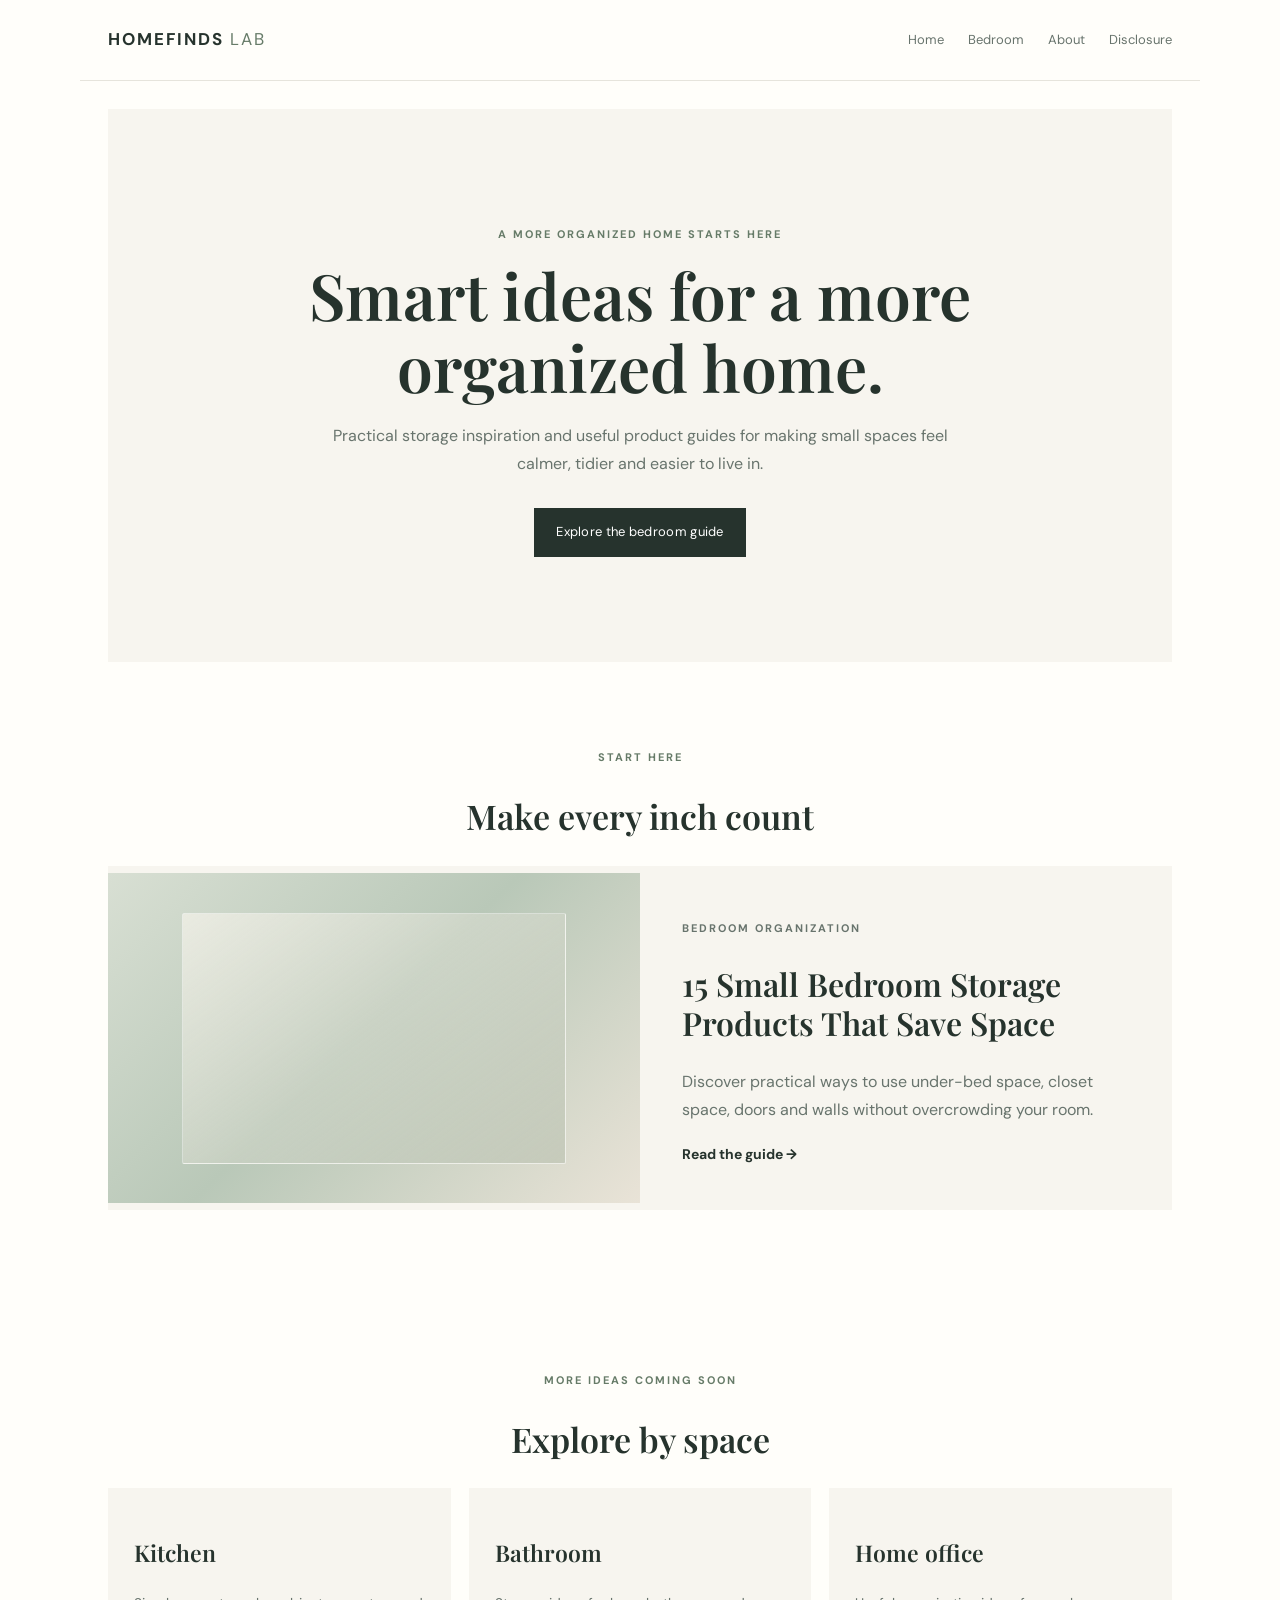
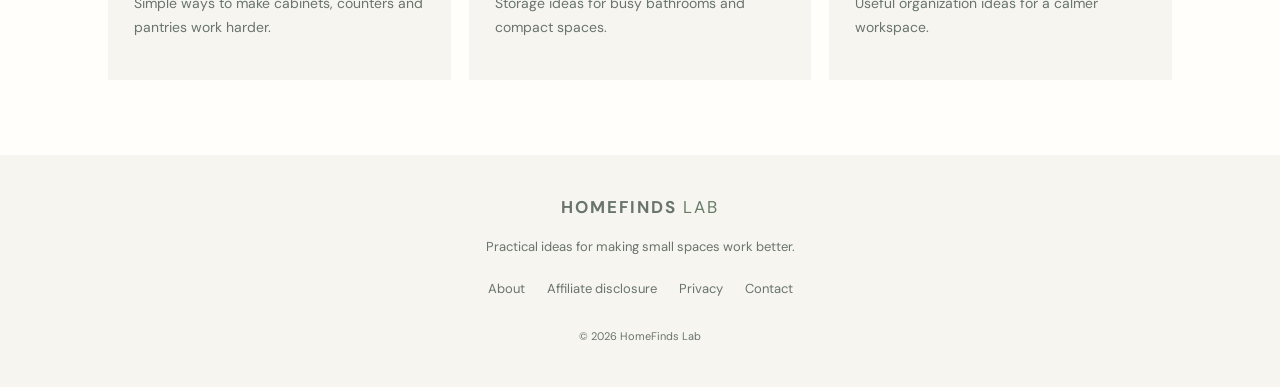
<file: index.html>
<!doctype html>
<html lang="en">
<head>
  <meta charset="utf-8">
  <meta name="viewport" content="width=device-width, initial-scale=1">
  <title>HomeFinds Lab | Smart Ideas for a More Organized Home</title>
  <meta name="description" content="Practical home organization ideas, small-space storage tips and useful product guides to help make every inch of your home work better.">
  <link rel="canonical" href="https://homefindslab.github.io/">
  <link rel="stylesheet" href="style.css">
</head>
<body>
<header class="site-header">
  <a class="brand" href="index.html">HOMEFINDS <span>LAB</span></a>
  <nav><a href="index.html">Home</a><a href="small-bedroom-storage.html">Bedroom</a><a href="about.html">About</a><a href="disclosure.html">Disclosure</a></nav>
</header>
<main>
  <section class="hero">
    <p class="eyebrow">A MORE ORGANIZED HOME STARTS HERE</p>
    <h1>Smart ideas for a more organized home.</h1>
    <p>Practical storage inspiration and useful product guides for making small spaces feel calmer, tidier and easier to live in.</p>
    <a class="button" href="small-bedroom-storage.html">Explore the bedroom guide</a>
  </section>
  <section class="section">
    <div class="section-heading"><p class="eyebrow">START HERE</p><h2>Make every inch count</h2></div>
    <article class="feature-card">
      <div class="feature-art" role="img" aria-label="Calm, organized small bedroom with neutral bedding and useful storage"></div>
      <div class="feature-copy"><p class="eyebrow">BEDROOM ORGANIZATION</p><h2>15 Small Bedroom Storage Products That Save Space</h2><p>Discover practical ways to use under-bed space, closet space, doors and walls without overcrowding your room.</p><a class="text-link" href="small-bedroom-storage.html">Read the guide →</a></div>
    </article>
  </section>
  <section class="section category-section">
    <p class="eyebrow">MORE IDEAS COMING SOON</p><h2>Explore by space</h2>
    <div class="category-grid"><div><h3>Kitchen</h3><p>Simple ways to make cabinets, counters and pantries work harder.</p></div><div><h3>Bathroom</h3><p>Storage ideas for busy bathrooms and compact spaces.</p></div><div><h3>Home office</h3><p>Useful organization ideas for a calmer workspace.</p></div></div>
  </section>
</main>
<footer><a class="brand" href="index.html">HOMEFINDS <span>LAB</span></a><p>Practical ideas for making small spaces work better.</p><div><a href="about.html">About</a><a href="disclosure.html">Affiliate disclosure</a><a href="privacy.html">Privacy</a><a href="contact.html">Contact</a></div><small>© 2026 HomeFinds Lab</small></footer>
</body></html>
</file>
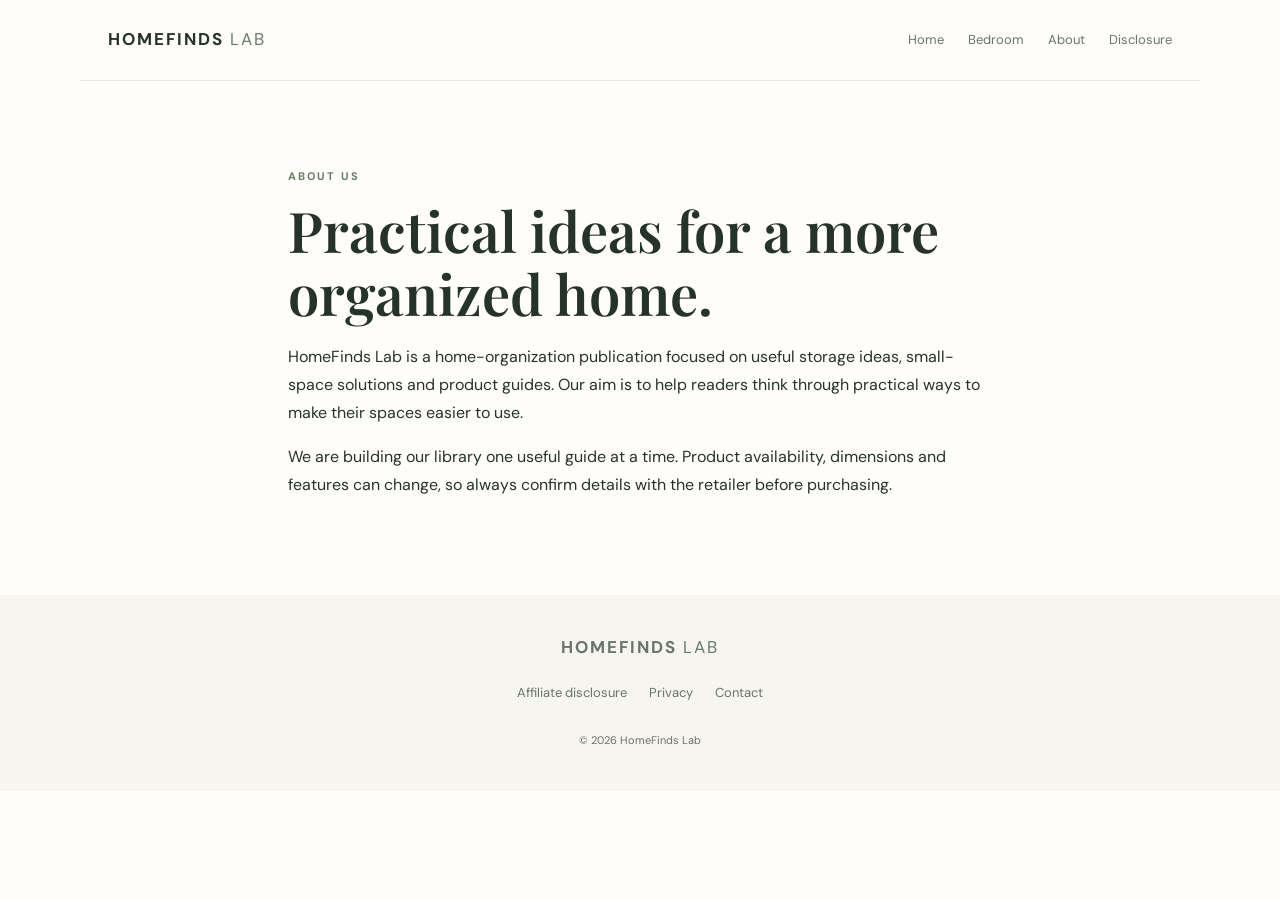
<file: about.html>
<!doctype html><html lang="en"><head><meta charset="utf-8"><meta name="viewport" content="width=device-width, initial-scale=1"><title>About | HomeFinds Lab</title><meta name="description" content="Learn about HomeFinds Lab and our practical approach to home organization."><link rel="stylesheet" href="style.css"></head><body><header class="site-header"><a class="brand" href="index.html">HOMEFINDS <span>LAB</span></a><nav><a href="index.html">Home</a><a href="small-bedroom-storage.html">Bedroom</a><a href="about.html">About</a><a href="disclosure.html">Disclosure</a></nav></header><main class="narrow"><p class="eyebrow">ABOUT US</p><h1>Practical ideas for a more organized home.</h1><p>HomeFinds Lab is a home-organization publication focused on useful storage ideas, small-space solutions and product guides. Our aim is to help readers think through practical ways to make their spaces easier to use.</p><p>We are building our library one useful guide at a time. Product availability, dimensions and features can change, so always confirm details with the retailer before purchasing.</p></main><footer><a class="brand" href="index.html">HOMEFINDS <span>LAB</span></a><div><a href="disclosure.html">Affiliate disclosure</a><a href="privacy.html">Privacy</a><a href="contact.html">Contact</a></div><small>© 2026 HomeFinds Lab</small></footer></body></html>
</file>
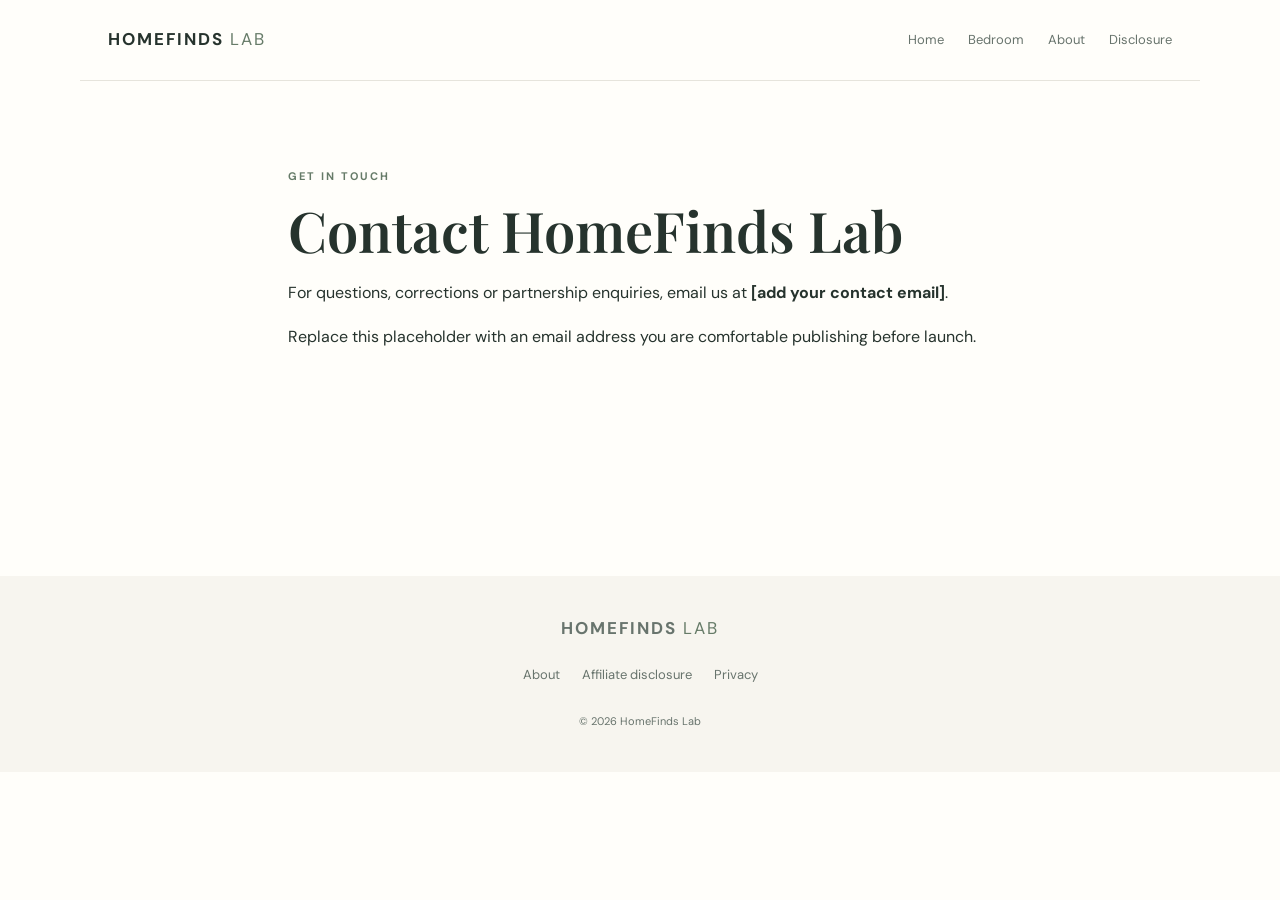
<file: contact.html>
<!doctype html><html lang="en"><head><meta charset="utf-8"><meta name="viewport" content="width=device-width, initial-scale=1"><title>Contact | HomeFinds Lab</title><meta name="description" content="Contact HomeFinds Lab."><link rel="stylesheet" href="style.css"></head><body><header class="site-header"><a class="brand" href="index.html">HOMEFINDS <span>LAB</span></a><nav><a href="index.html">Home</a><a href="small-bedroom-storage.html">Bedroom</a><a href="about.html">About</a><a href="disclosure.html">Disclosure</a></nav></header><main class="narrow"><p class="eyebrow">GET IN TOUCH</p><h1>Contact HomeFinds Lab</h1><p>For questions, corrections or partnership enquiries, email us at <strong>[add your contact email]</strong>.</p><p>Replace this placeholder with an email address you are comfortable publishing before launch.</p></main><footer><a class="brand" href="index.html">HOMEFINDS <span>LAB</span></a><div><a href="about.html">About</a><a href="disclosure.html">Affiliate disclosure</a><a href="privacy.html">Privacy</a></div><small>© 2026 HomeFinds Lab</small></footer></body></html>
</file>
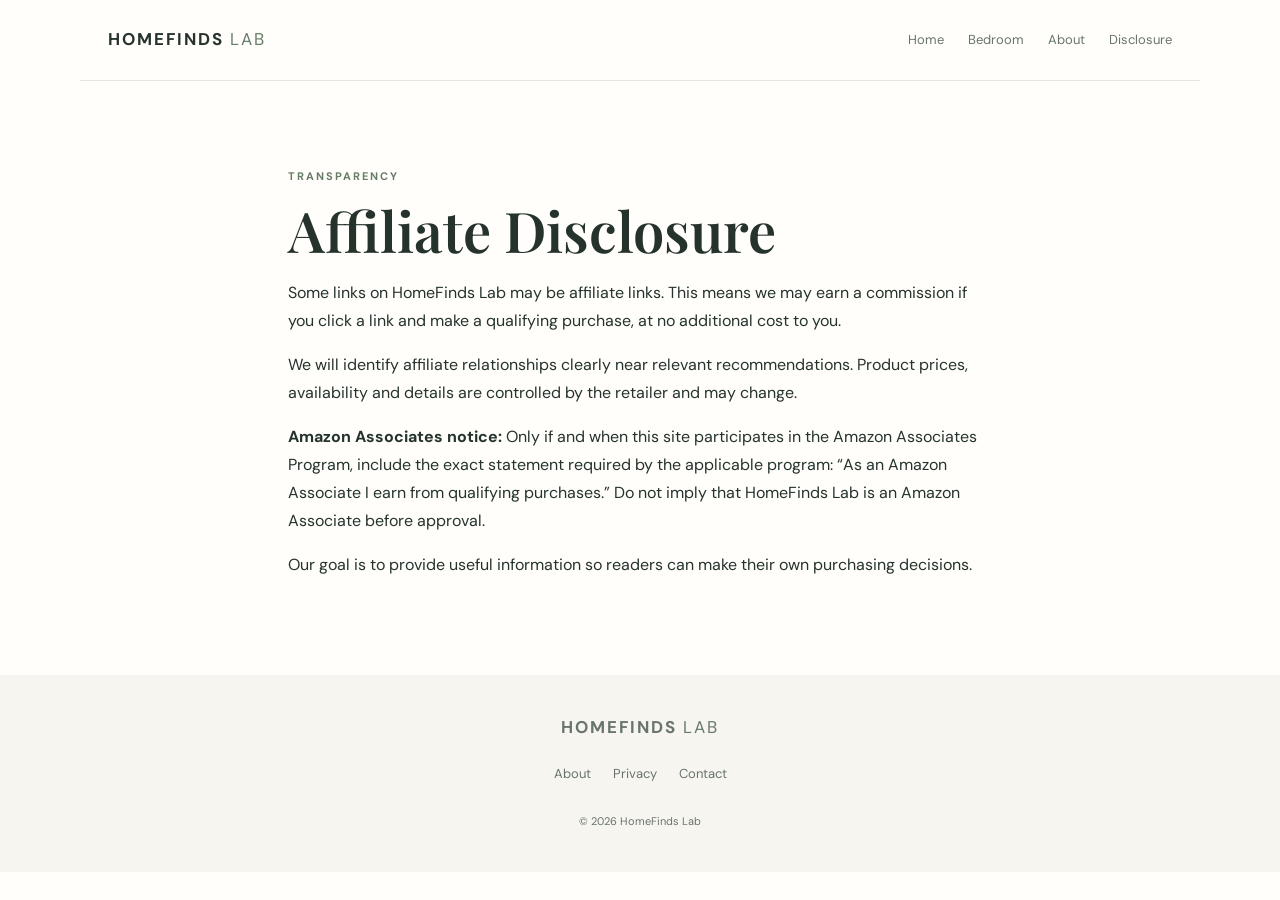
<file: disclosure.html>
<!doctype html><html lang="en"><head><meta charset="utf-8"><meta name="viewport" content="width=device-width, initial-scale=1"><title>Affiliate Disclosure | HomeFinds Lab</title><meta name="description" content="Affiliate relationship disclosure for HomeFinds Lab."><link rel="stylesheet" href="style.css"></head><body><header class="site-header"><a class="brand" href="index.html">HOMEFINDS <span>LAB</span></a><nav><a href="index.html">Home</a><a href="small-bedroom-storage.html">Bedroom</a><a href="about.html">About</a><a href="disclosure.html">Disclosure</a></nav></header><main class="narrow"><p class="eyebrow">TRANSPARENCY</p><h1>Affiliate Disclosure</h1><p>Some links on HomeFinds Lab may be affiliate links. This means we may earn a commission if you click a link and make a qualifying purchase, at no additional cost to you.</p><p>We will identify affiliate relationships clearly near relevant recommendations. Product prices, availability and details are controlled by the retailer and may change.</p><p><strong>Amazon Associates notice:</strong> Only if and when this site participates in the Amazon Associates Program, include the exact statement required by the applicable program: “As an Amazon Associate I earn from qualifying purchases.” Do not imply that HomeFinds Lab is an Amazon Associate before approval.</p><p>Our goal is to provide useful information so readers can make their own purchasing decisions.</p></main><footer><a class="brand" href="index.html">HOMEFINDS <span>LAB</span></a><div><a href="about.html">About</a><a href="privacy.html">Privacy</a><a href="contact.html">Contact</a></div><small>© 2026 HomeFinds Lab</small></footer></body></html>
</file>
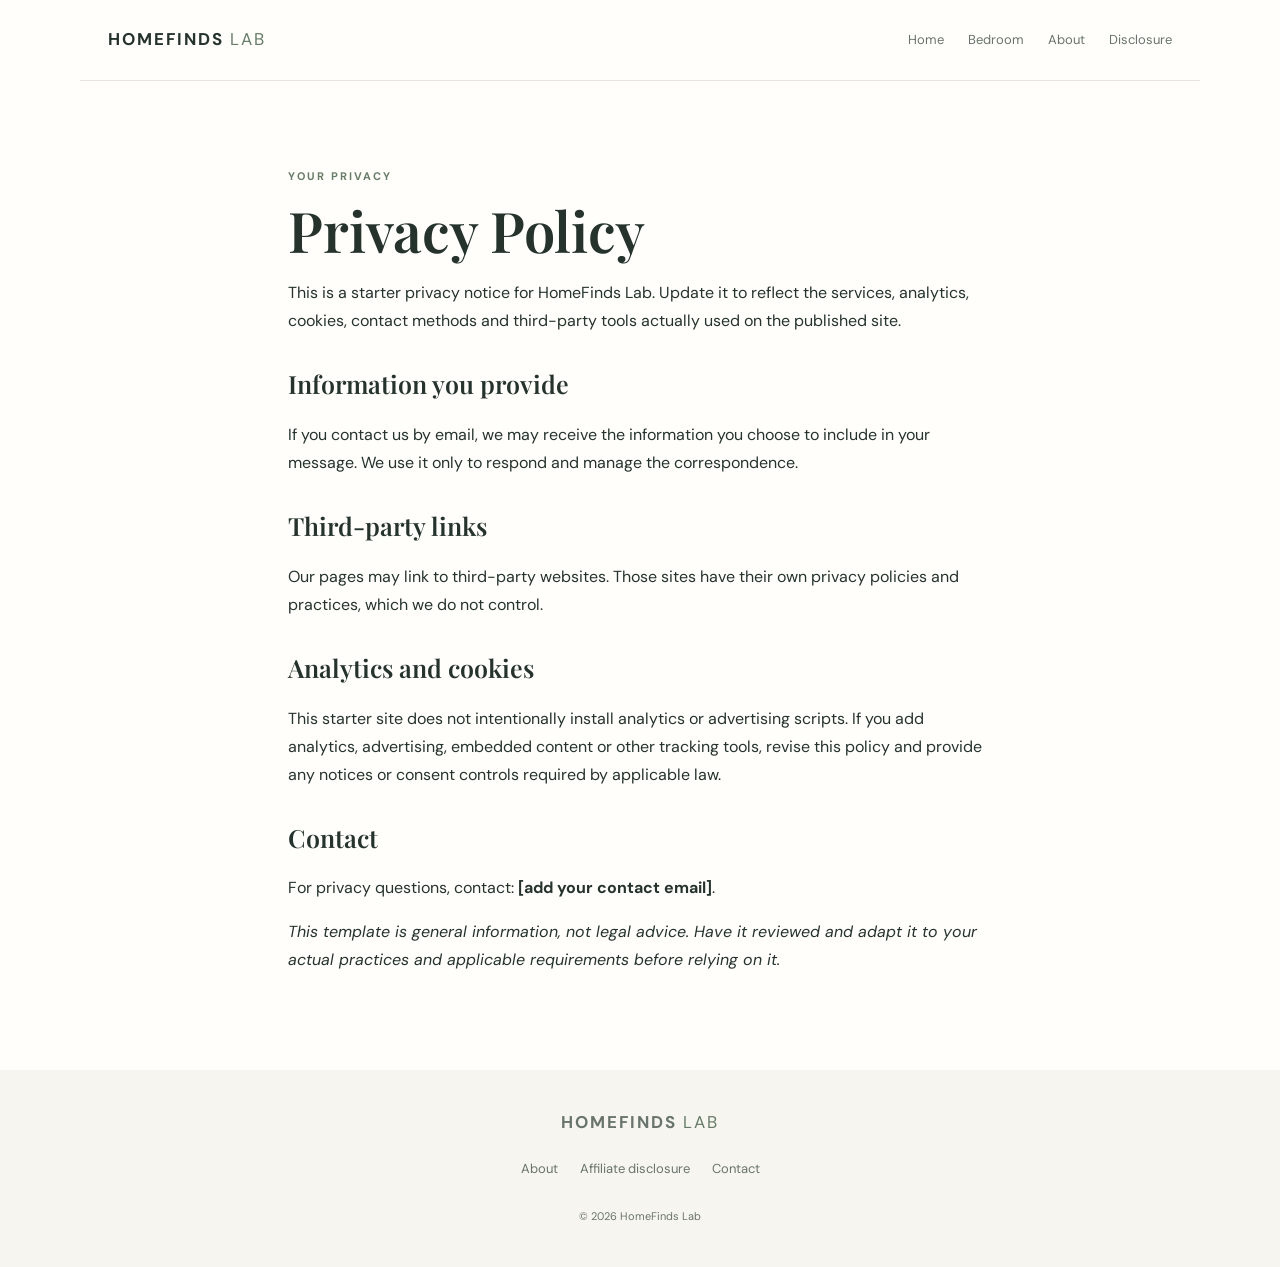
<file: privacy.html>
<!doctype html><html lang="en"><head><meta charset="utf-8"><meta name="viewport" content="width=device-width, initial-scale=1"><title>Privacy Policy | HomeFinds Lab</title><meta name="description" content="Privacy information for visitors to HomeFinds Lab."><link rel="stylesheet" href="style.css"></head><body><header class="site-header"><a class="brand" href="index.html">HOMEFINDS <span>LAB</span></a><nav><a href="index.html">Home</a><a href="small-bedroom-storage.html">Bedroom</a><a href="about.html">About</a><a href="disclosure.html">Disclosure</a></nav></header><main class="narrow"><p class="eyebrow">YOUR PRIVACY</p><h1>Privacy Policy</h1><p>This is a starter privacy notice for HomeFinds Lab. Update it to reflect the services, analytics, cookies, contact methods and third-party tools actually used on the published site.</p><h2>Information you provide</h2><p>If you contact us by email, we may receive the information you choose to include in your message. We use it only to respond and manage the correspondence.</p><h2>Third-party links</h2><p>Our pages may link to third-party websites. Those sites have their own privacy policies and practices, which we do not control.</p><h2>Analytics and cookies</h2><p>This starter site does not intentionally install analytics or advertising scripts. If you add analytics, advertising, embedded content or other tracking tools, revise this policy and provide any notices or consent controls required by applicable law.</p><h2>Contact</h2><p>For privacy questions, contact: <strong>[add your contact email]</strong>.</p><p><em>This template is general information, not legal advice. Have it reviewed and adapt it to your actual practices and applicable requirements before relying on it.</em></p></main><footer><a class="brand" href="index.html">HOMEFINDS <span>LAB</span></a><div><a href="about.html">About</a><a href="disclosure.html">Affiliate disclosure</a><a href="contact.html">Contact</a></div><small>© 2026 HomeFinds Lab</small></footer></body></html>
</file>
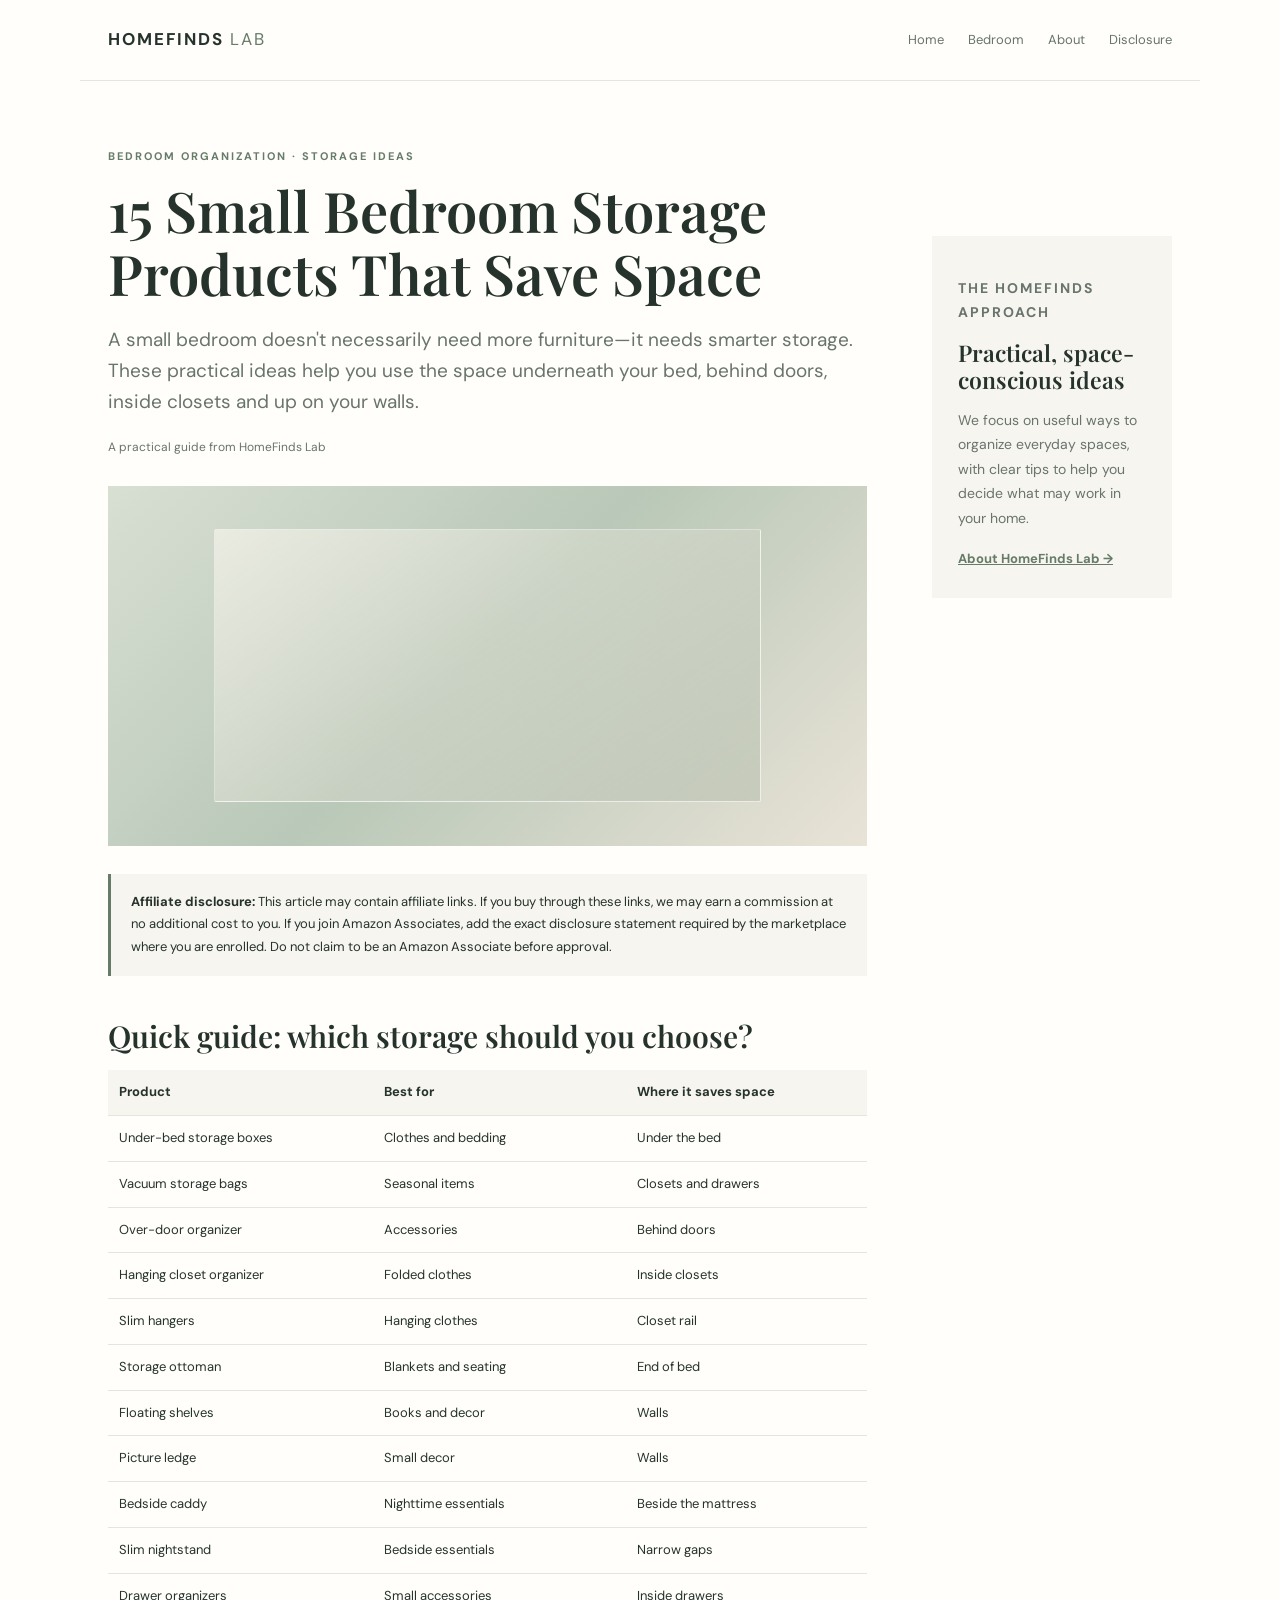
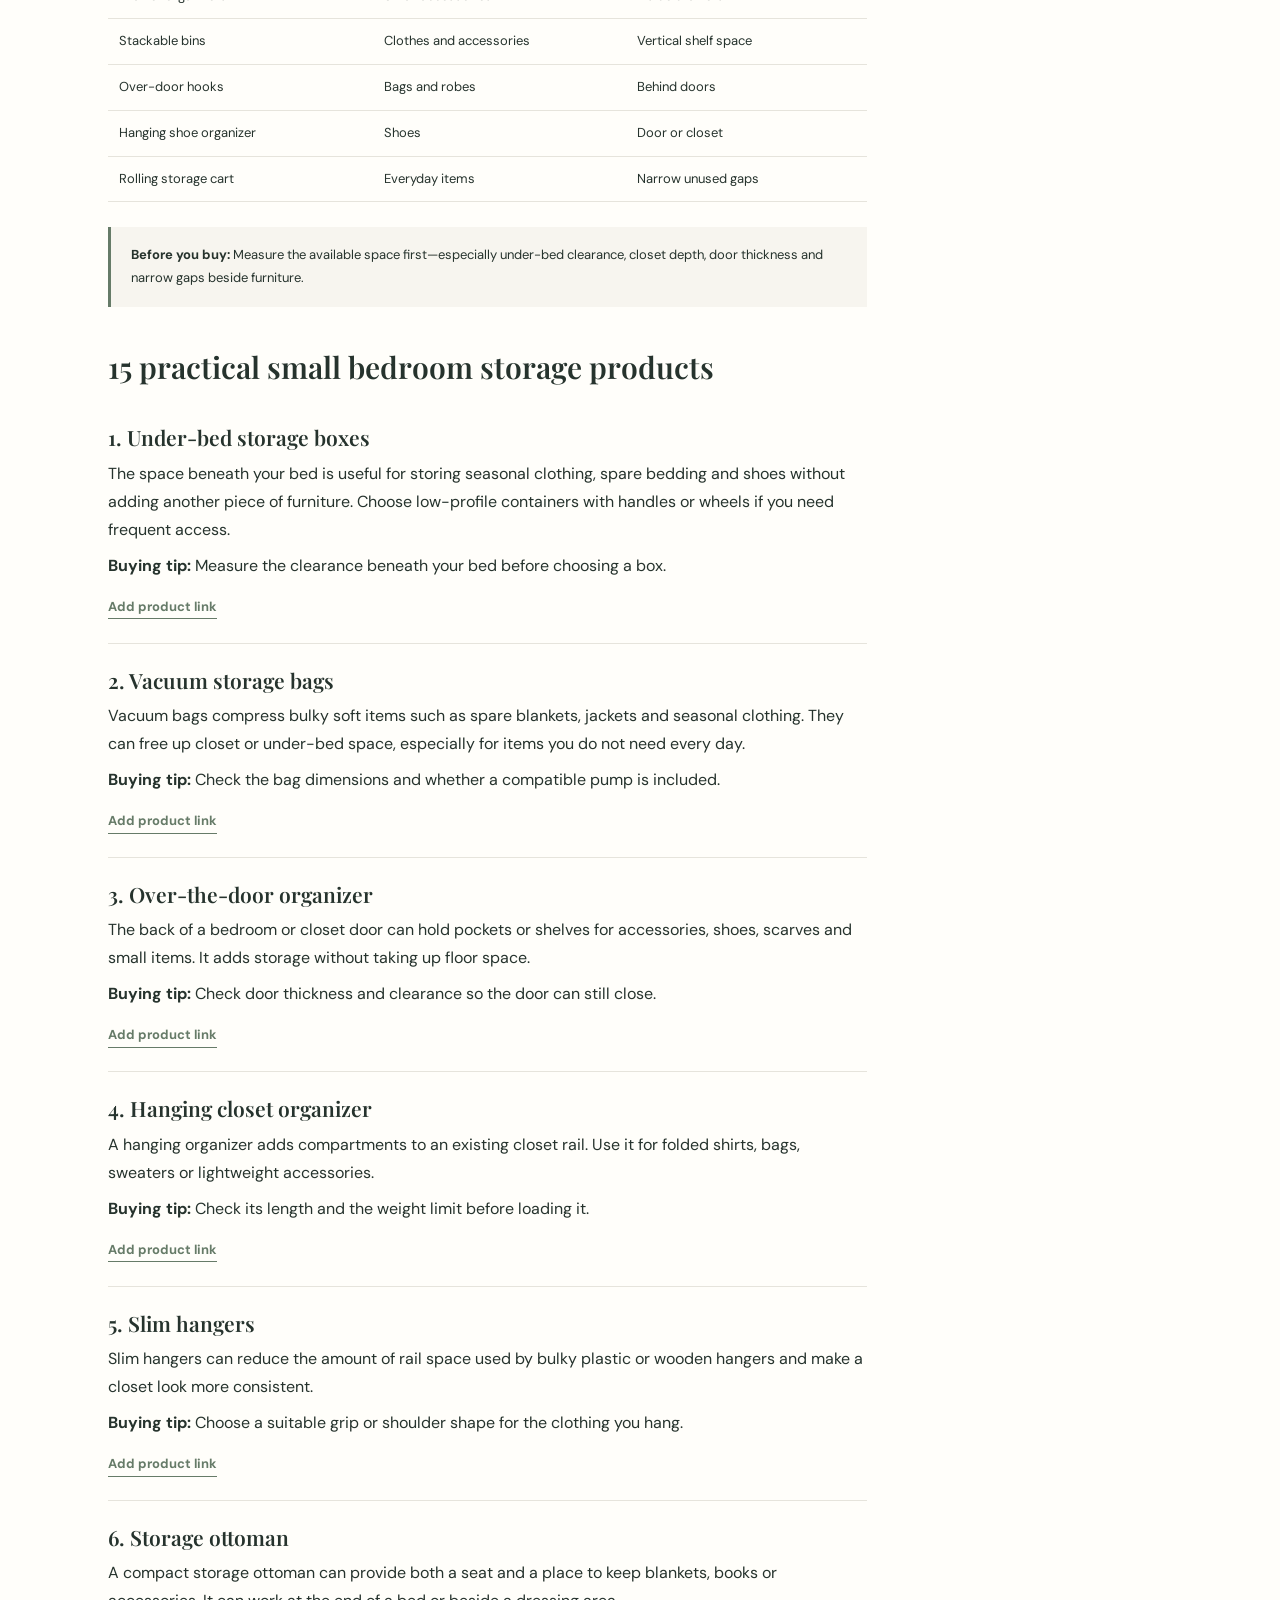
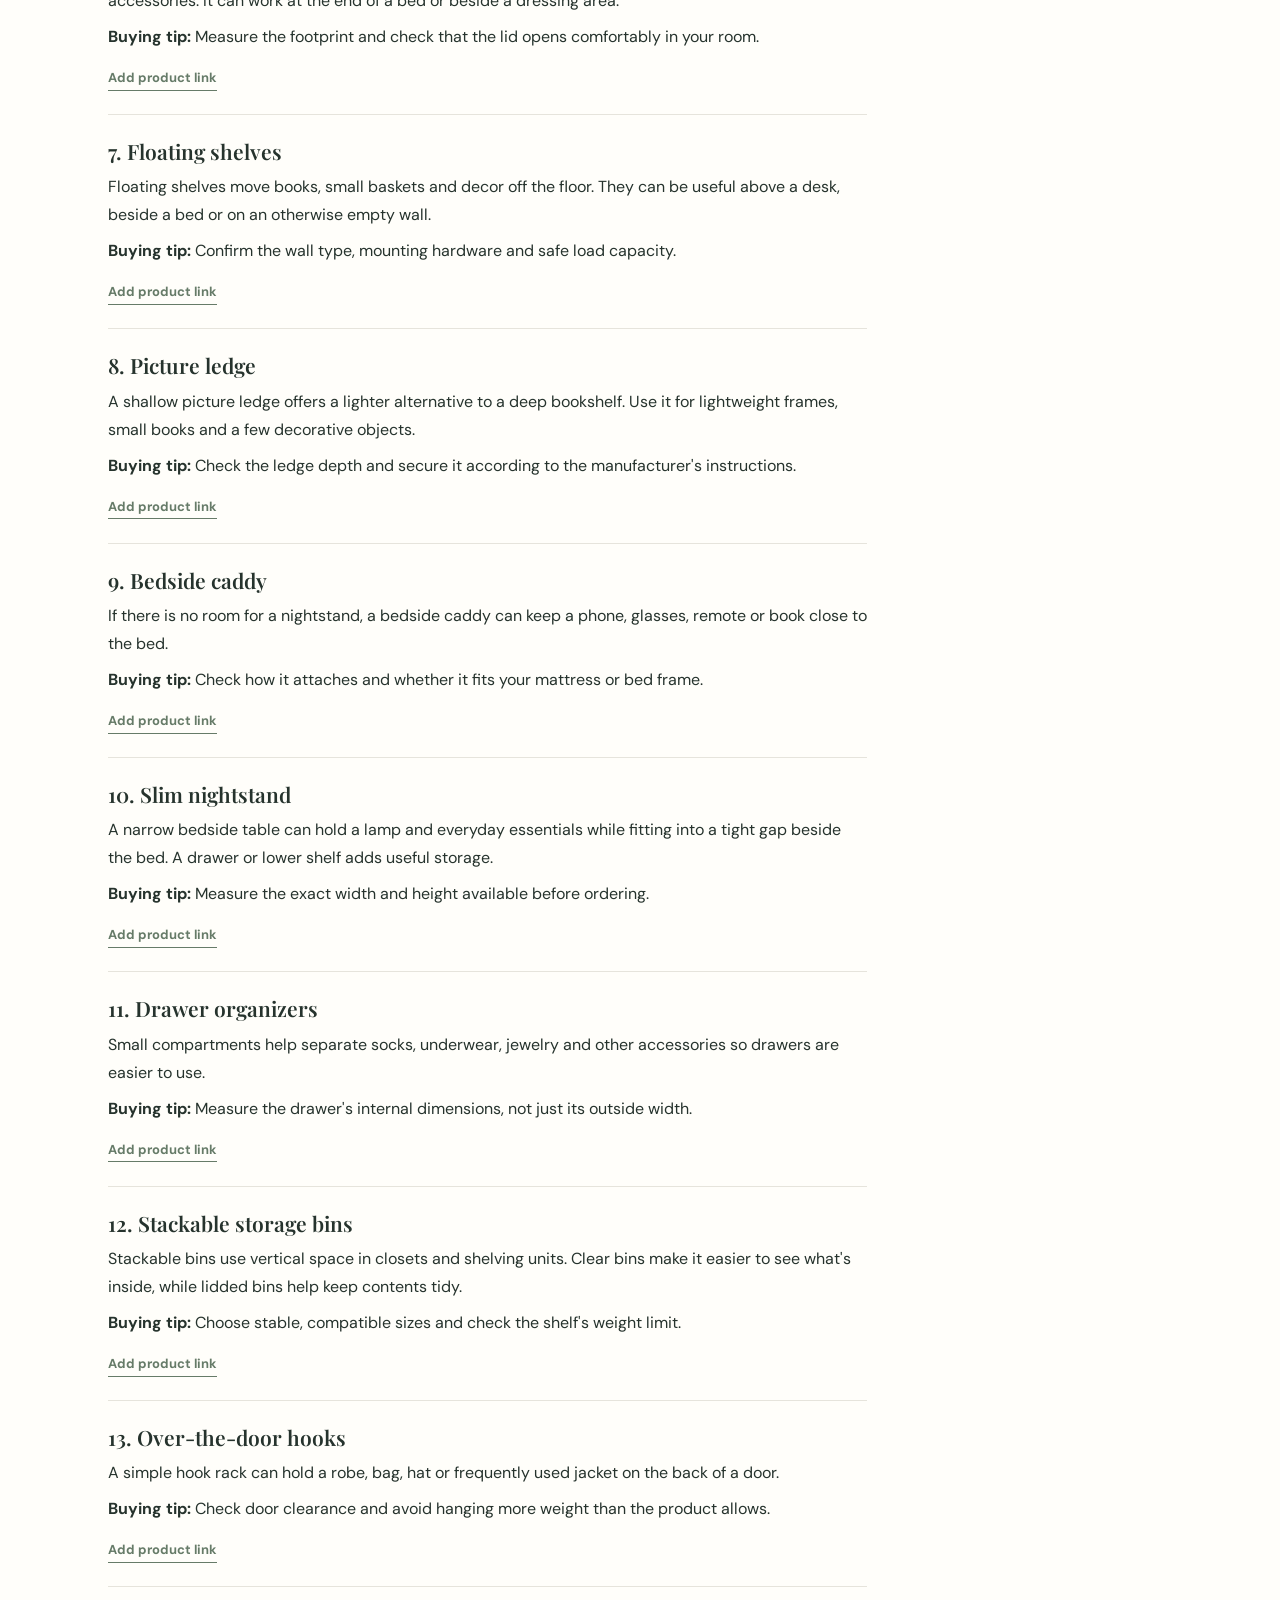
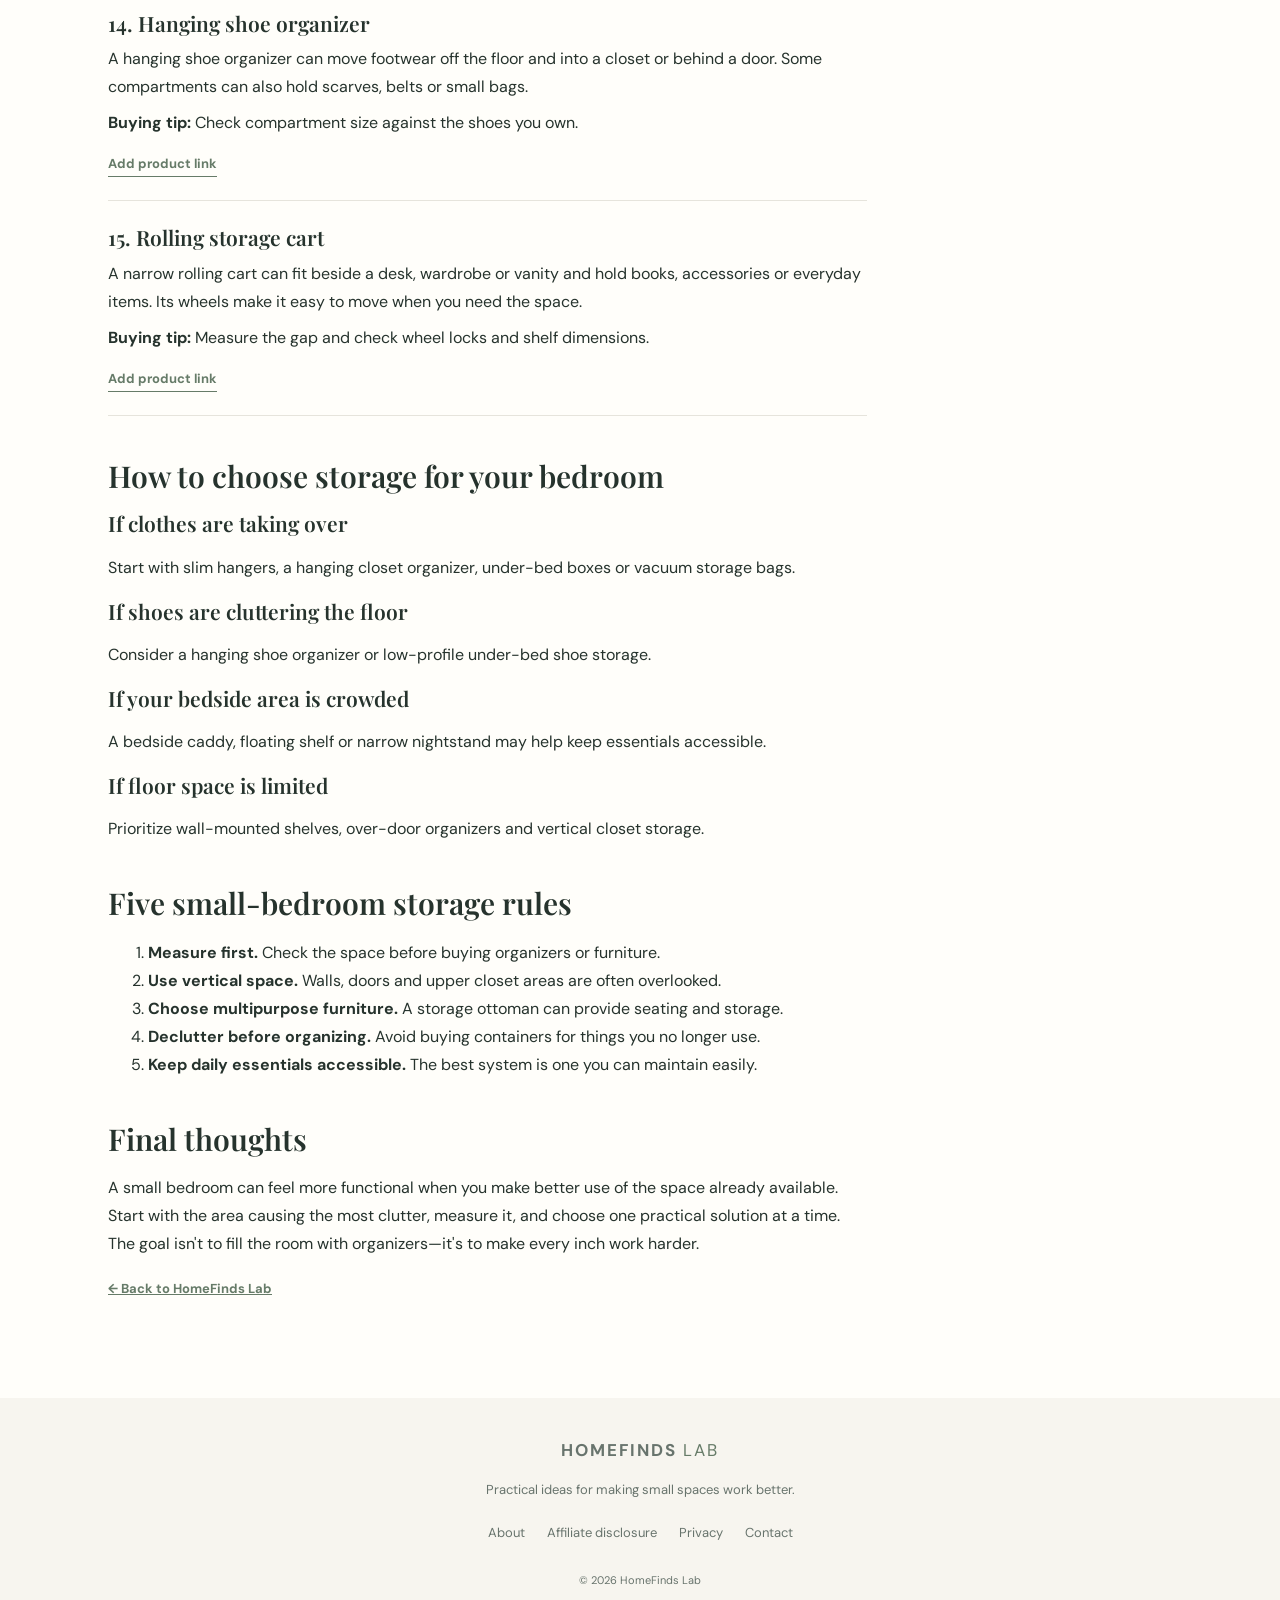
<file: small-bedroom-storage.html>
<!doctype html>
<html lang="en">
<head>
  <meta charset="utf-8"><meta name="viewport" content="width=device-width, initial-scale=1">
  <title>15 Small Bedroom Storage Products That Save Space | HomeFinds Lab</title>
  <meta name="description" content="Discover 15 practical small bedroom storage products for clothes, shoes, bedding and everyday clutter, using under-bed, closet, door and wall space.">
  <link rel="canonical" href="https://homefindslab.github.io/small-bedroom-storage.html">
  <meta property="og:title" content="15 Small Bedroom Storage Products That Save Space">
  <meta property="og:description" content="Practical storage ideas for making every inch of a small bedroom work harder.">
  <meta property="og:type" content="article">
  <link rel="stylesheet" href="style.css">
</head>
<body>
<header class="site-header"><a class="brand" href="index.html">HOMEFINDS <span>LAB</span></a><nav><a href="index.html">Home</a><a href="small-bedroom-storage.html">Bedroom</a><a href="about.html">About</a><a href="disclosure.html">Disclosure</a></nav></header>
<main class="article-layout">
  <article>
    <p class="eyebrow">BEDROOM ORGANIZATION · STORAGE IDEAS</p>
    <h1>15 Small Bedroom Storage Products That Save Space</h1>
    <p class="article-deck">A small bedroom doesn't necessarily need more furniture—it needs smarter storage. These practical ideas help you use the space underneath your bed, behind doors, inside closets and up on your walls.</p>
    <p class="updated">A practical guide from HomeFinds Lab</p>
    <div class="article-hero" role="img" aria-label="Small, tidy bedroom with neutral decor and clever storage"></div>
    <aside class="disclosure"><strong>Affiliate disclosure:</strong> This article may contain affiliate links. If you buy through these links, we may earn a commission at no additional cost to you. If you join Amazon Associates, add the exact disclosure statement required by the marketplace where you are enrolled. Do not claim to be an Amazon Associate before approval.</aside>
    <h2>Quick guide: which storage should you choose?</h2>
    <div class="table-wrap"><table><thead><tr><th>Product</th><th>Best for</th><th>Where it saves space</th></tr></thead><tbody>
    <tr><td>Under-bed storage boxes</td><td>Clothes and bedding</td><td>Under the bed</td></tr><tr><td>Vacuum storage bags</td><td>Seasonal items</td><td>Closets and drawers</td></tr><tr><td>Over-door organizer</td><td>Accessories</td><td>Behind doors</td></tr><tr><td>Hanging closet organizer</td><td>Folded clothes</td><td>Inside closets</td></tr><tr><td>Slim hangers</td><td>Hanging clothes</td><td>Closet rail</td></tr><tr><td>Storage ottoman</td><td>Blankets and seating</td><td>End of bed</td></tr><tr><td>Floating shelves</td><td>Books and decor</td><td>Walls</td></tr><tr><td>Picture ledge</td><td>Small decor</td><td>Walls</td></tr><tr><td>Bedside caddy</td><td>Nighttime essentials</td><td>Beside the mattress</td></tr><tr><td>Slim nightstand</td><td>Bedside essentials</td><td>Narrow gaps</td></tr><tr><td>Drawer organizers</td><td>Small accessories</td><td>Inside drawers</td></tr><tr><td>Stackable bins</td><td>Clothes and accessories</td><td>Vertical shelf space</td></tr><tr><td>Over-door hooks</td><td>Bags and robes</td><td>Behind doors</td></tr><tr><td>Hanging shoe organizer</td><td>Shoes</td><td>Door or closet</td></tr><tr><td>Rolling storage cart</td><td>Everyday items</td><td>Narrow unused gaps</td></tr>
    </tbody></table></div>
    <p class="tip"><strong>Before you buy:</strong> Measure the available space first—especially under-bed clearance, closet depth, door thickness and narrow gaps beside furniture.</p>
    <h2>15 practical small bedroom storage products</h2>
    <section class="product"><h3>1. Under-bed storage boxes</h3><p>The space beneath your bed is useful for storing seasonal clothing, spare bedding and shoes without adding another piece of furniture. Choose low-profile containers with handles or wheels if you need frequent access.</p><p><strong>Buying tip:</strong> Measure the clearance beneath your bed before choosing a box.</p><a class="product-link" href="#" aria-label="Add your affiliate link for under-bed storage boxes">Add product link</a></section>
    <section class="product"><h3>2. Vacuum storage bags</h3><p>Vacuum bags compress bulky soft items such as spare blankets, jackets and seasonal clothing. They can free up closet or under-bed space, especially for items you do not need every day.</p><p><strong>Buying tip:</strong> Check the bag dimensions and whether a compatible pump is included.</p><a class="product-link" href="#" aria-label="Add your affiliate link for vacuum storage bags">Add product link</a></section>
    <section class="product"><h3>3. Over-the-door organizer</h3><p>The back of a bedroom or closet door can hold pockets or shelves for accessories, shoes, scarves and small items. It adds storage without taking up floor space.</p><p><strong>Buying tip:</strong> Check door thickness and clearance so the door can still close.</p><a class="product-link" href="#" aria-label="Add your affiliate link for an over-the-door organizer">Add product link</a></section>
    <section class="product"><h3>4. Hanging closet organizer</h3><p>A hanging organizer adds compartments to an existing closet rail. Use it for folded shirts, bags, sweaters or lightweight accessories.</p><p><strong>Buying tip:</strong> Check its length and the weight limit before loading it.</p><a class="product-link" href="#" aria-label="Add your affiliate link for a hanging closet organizer">Add product link</a></section>
    <section class="product"><h3>5. Slim hangers</h3><p>Slim hangers can reduce the amount of rail space used by bulky plastic or wooden hangers and make a closet look more consistent.</p><p><strong>Buying tip:</strong> Choose a suitable grip or shoulder shape for the clothing you hang.</p><a class="product-link" href="#" aria-label="Add your affiliate link for slim hangers">Add product link</a></section>
    <section class="product"><h3>6. Storage ottoman</h3><p>A compact storage ottoman can provide both a seat and a place to keep blankets, books or accessories. It can work at the end of a bed or beside a dressing area.</p><p><strong>Buying tip:</strong> Measure the footprint and check that the lid opens comfortably in your room.</p><a class="product-link" href="#" aria-label="Add your affiliate link for a storage ottoman">Add product link</a></section>
    <section class="product"><h3>7. Floating shelves</h3><p>Floating shelves move books, small baskets and decor off the floor. They can be useful above a desk, beside a bed or on an otherwise empty wall.</p><p><strong>Buying tip:</strong> Confirm the wall type, mounting hardware and safe load capacity.</p><a class="product-link" href="#" aria-label="Add your affiliate link for floating shelves">Add product link</a></section>
    <section class="product"><h3>8. Picture ledge</h3><p>A shallow picture ledge offers a lighter alternative to a deep bookshelf. Use it for lightweight frames, small books and a few decorative objects.</p><p><strong>Buying tip:</strong> Check the ledge depth and secure it according to the manufacturer's instructions.</p><a class="product-link" href="#" aria-label="Add your affiliate link for a picture ledge">Add product link</a></section>
    <section class="product"><h3>9. Bedside caddy</h3><p>If there is no room for a nightstand, a bedside caddy can keep a phone, glasses, remote or book close to the bed.</p><p><strong>Buying tip:</strong> Check how it attaches and whether it fits your mattress or bed frame.</p><a class="product-link" href="#" aria-label="Add your affiliate link for a bedside caddy">Add product link</a></section>
    <section class="product"><h3>10. Slim nightstand</h3><p>A narrow bedside table can hold a lamp and everyday essentials while fitting into a tight gap beside the bed. A drawer or lower shelf adds useful storage.</p><p><strong>Buying tip:</strong> Measure the exact width and height available before ordering.</p><a class="product-link" href="#" aria-label="Add your affiliate link for a slim nightstand">Add product link</a></section>
    <section class="product"><h3>11. Drawer organizers</h3><p>Small compartments help separate socks, underwear, jewelry and other accessories so drawers are easier to use.</p><p><strong>Buying tip:</strong> Measure the drawer's internal dimensions, not just its outside width.</p><a class="product-link" href="#" aria-label="Add your affiliate link for drawer organizers">Add product link</a></section>
    <section class="product"><h3>12. Stackable storage bins</h3><p>Stackable bins use vertical space in closets and shelving units. Clear bins make it easier to see what's inside, while lidded bins help keep contents tidy.</p><p><strong>Buying tip:</strong> Choose stable, compatible sizes and check the shelf's weight limit.</p><a class="product-link" href="#" aria-label="Add your affiliate link for stackable storage bins">Add product link</a></section>
    <section class="product"><h3>13. Over-the-door hooks</h3><p>A simple hook rack can hold a robe, bag, hat or frequently used jacket on the back of a door.</p><p><strong>Buying tip:</strong> Check door clearance and avoid hanging more weight than the product allows.</p><a class="product-link" href="#" aria-label="Add your affiliate link for over-the-door hooks">Add product link</a></section>
    <section class="product"><h3>14. Hanging shoe organizer</h3><p>A hanging shoe organizer can move footwear off the floor and into a closet or behind a door. Some compartments can also hold scarves, belts or small bags.</p><p><strong>Buying tip:</strong> Check compartment size against the shoes you own.</p><a class="product-link" href="#" aria-label="Add your affiliate link for a hanging shoe organizer">Add product link</a></section>
    <section class="product"><h3>15. Rolling storage cart</h3><p>A narrow rolling cart can fit beside a desk, wardrobe or vanity and hold books, accessories or everyday items. Its wheels make it easy to move when you need the space.</p><p><strong>Buying tip:</strong> Measure the gap and check wheel locks and shelf dimensions.</p><a class="product-link" href="#" aria-label="Add your affiliate link for a rolling storage cart">Add product link</a></section>
    <h2>How to choose storage for your bedroom</h2>
    <h3>If clothes are taking over</h3><p>Start with slim hangers, a hanging closet organizer, under-bed boxes or vacuum storage bags.</p>
    <h3>If shoes are cluttering the floor</h3><p>Consider a hanging shoe organizer or low-profile under-bed shoe storage.</p>
    <h3>If your bedside area is crowded</h3><p>A bedside caddy, floating shelf or narrow nightstand may help keep essentials accessible.</p>
    <h3>If floor space is limited</h3><p>Prioritize wall-mounted shelves, over-door organizers and vertical closet storage.</p>
    <h2>Five small-bedroom storage rules</h2>
    <ol><li><strong>Measure first.</strong> Check the space before buying organizers or furniture.</li><li><strong>Use vertical space.</strong> Walls, doors and upper closet areas are often overlooked.</li><li><strong>Choose multipurpose furniture.</strong> A storage ottoman can provide seating and storage.</li><li><strong>Declutter before organizing.</strong> Avoid buying containers for things you no longer use.</li><li><strong>Keep daily essentials accessible.</strong> The best system is one you can maintain easily.</li></ol>
    <h2>Final thoughts</h2><p>A small bedroom can feel more functional when you make better use of the space already available. Start with the area causing the most clutter, measure it, and choose one practical solution at a time. The goal isn't to fill the room with organizers—it's to make every inch work harder.</p>
    <p class="back-link"><a href="index.html">← Back to HomeFinds Lab</a></p>
  </article>
  <aside class="sidebar"><div class="sidebar-box"><p class="eyebrow">THE HOMEFINDS APPROACH</p><h3>Practical, space-conscious ideas</h3><p>We focus on useful ways to organize everyday spaces, with clear tips to help you decide what may work in your home.</p><a href="about.html">About HomeFinds Lab →</a></div></aside>
</main>
<footer><a class="brand" href="index.html">HOMEFINDS <span>LAB</span></a><p>Practical ideas for making small spaces work better.</p><div><a href="about.html">About</a><a href="disclosure.html">Affiliate disclosure</a><a href="privacy.html">Privacy</a><a href="contact.html">Contact</a></div><small>© 2026 HomeFinds Lab</small></footer>
</body></html>
</file>
<file: style.css>
@import url('https://fonts.googleapis.com/css2?family=DM+Sans:wght@400;500;600;700&family=Playfair+Display:wght@500;600;700&display=swap');
:root{--ink:#26332d;--muted:#68746d;--cream:#f7f5ef;--paper:#fffefa;--sage:#dfe7dc;--line:#e6e4dc;--accent:#667b68}
*{box-sizing:border-box}html{scroll-behavior:smooth}body{margin:0;background:var(--paper);color:var(--ink);font:16px/1.75 'DM Sans',Arial,sans-serif}a{color:inherit}.site-header{max-width:1120px;margin:auto;padding:25px 28px;display:flex;align-items:center;justify-content:space-between;gap:24px;border-bottom:1px solid var(--line)}.brand{text-decoration:none;font-size:17px;letter-spacing:2px;font-weight:700}.brand span{font-weight:400;color:var(--accent)}nav{display:flex;gap:24px;flex-wrap:wrap}nav a,footer a{font-size:13px;text-decoration:none;color:var(--muted)}nav a:hover,footer a:hover,.text-link:hover{color:var(--accent)}main{max-width:1120px;margin:auto;padding:0 28px}.hero{padding:105px 8%;text-align:center;background:var(--cream);margin-top:28px}.eyebrow{font-size:11px;letter-spacing:2px;font-weight:700;color:var(--accent);text-transform:uppercase}.hero h1,.narrow h1{font:600 clamp(38px,6vw,64px)/1.12 'Playfair Display',Georgia,serif;max-width:780px;margin:15px auto}.hero>p:not(.eyebrow){max-width:620px;margin:20px auto 30px;color:var(--muted)}.button{display:inline-block;padding:13px 22px;background:var(--ink);color:white;text-decoration:none;font-size:13px;letter-spacing:.3px}.section{padding:75px 0}.section-heading{text-align:center;margin-bottom:30px}.section h2,.feature-copy h2,.category-section>h2{font:600 34px/1.2 'Playfair Display',Georgia,serif}.feature-card{display:grid;grid-template-columns:1fr 1fr;background:var(--cream);align-items:center}.feature-art,.article-hero{background:linear-gradient(135deg,#d8dfd3,#b9c8b8 48%,#e9e3d7);min-height:330px;position:relative}.feature-art:after,.article-hero:after{content:"";position:absolute;inset:12% 14%;border:1px solid #ffffff80;background:linear-gradient(145deg,#f7f4ecaa,#9ba99555);border-radius:2px}.feature-copy{padding:42px}.feature-copy h2{font-size:32px}.feature-copy p{color:var(--muted)}.text-link{font-weight:700;text-decoration:none;font-size:14px}.category-section{text-align:center}.category-grid{display:grid;grid-template-columns:repeat(3,1fr);gap:18px;text-align:left}.category-grid>div,.sidebar-box{padding:26px;background:var(--cream)}.category-grid h3{font:600 23px 'Playfair Display',Georgia,serif}.category-grid p,.sidebar-box p{color:var(--muted);font-size:14px}.article-layout{display:grid;grid-template-columns:minmax(0,760px) 240px;gap:65px;padding-top:55px;padding-bottom:80px}.article-layout h1,.narrow h1{font:600 clamp(38px,5vw,56px)/1.13 'Playfair Display',Georgia,serif;margin:12px 0 18px}.article-deck{font-size:19px;line-height:1.65;color:var(--muted)}.updated{font-size:12px;color:var(--muted)}.article-hero{min-height:360px;margin:28px 0}.disclosure,.tip{padding:17px 20px;background:var(--cream);border-left:3px solid var(--accent);font-size:13px;margin:25px 0}.article-layout h2{font:600 30px/1.25 'Playfair Display',Georgia,serif;margin:42px 0 15px}.article-layout h3{font:600 21px/1.3 'Playfair Display',Georgia,serif;margin:0 0 8px}.table-wrap{overflow-x:auto}table{width:100%;border-collapse:collapse;font-size:13px}th,td{text-align:left;padding:11px;border-bottom:1px solid var(--line)}th{background:var(--cream)}.product{padding:23px 0;border-bottom:1px solid var(--line)}.product p{margin:8px 0}.product-link{display:inline-block;margin-top:8px;color:var(--accent);font-weight:700;font-size:13px;text-decoration:none;border-bottom:1px solid var(--accent)}.sidebar{padding-top:100px}.sidebar-box{position:sticky;top:25px}.sidebar-box h3{font:600 23px/1.2 'Playfair Display',Georgia,serif}.sidebar-box a,.back-link a{font-size:13px;font-weight:700;color:var(--accent)}.narrow{max-width:760px;min-height:55vh;padding-top:75px;padding-bottom:80px}.narrow h1{margin-left:0}.narrow h2{font:600 25px 'Playfair Display',Georgia,serif;margin-top:32px}footer{background:var(--cream);padding:38px 28px;text-align:center}footer p{font-size:13px;color:var(--muted)}footer div{display:flex;justify-content:center;gap:22px;flex-wrap:wrap;margin:20px}footer small{font-size:11px;color:var(--muted)}
@media(max-width:760px){.site-header{align-items:flex-start;flex-direction:column}.site-header nav{gap:14px}.hero{padding:70px 24px}.feature-card{grid-template-columns:1fr}.feature-art{min-height:230px}.feature-copy{padding:28px}.category-grid{grid-template-columns:1fr}.article-layout{grid-template-columns:1fr;padding-top:35px}.sidebar{padding-top:0}.sidebar-box{position:static}.article-hero{min-height:240px}.section{padding:50px 0}}
</file>
